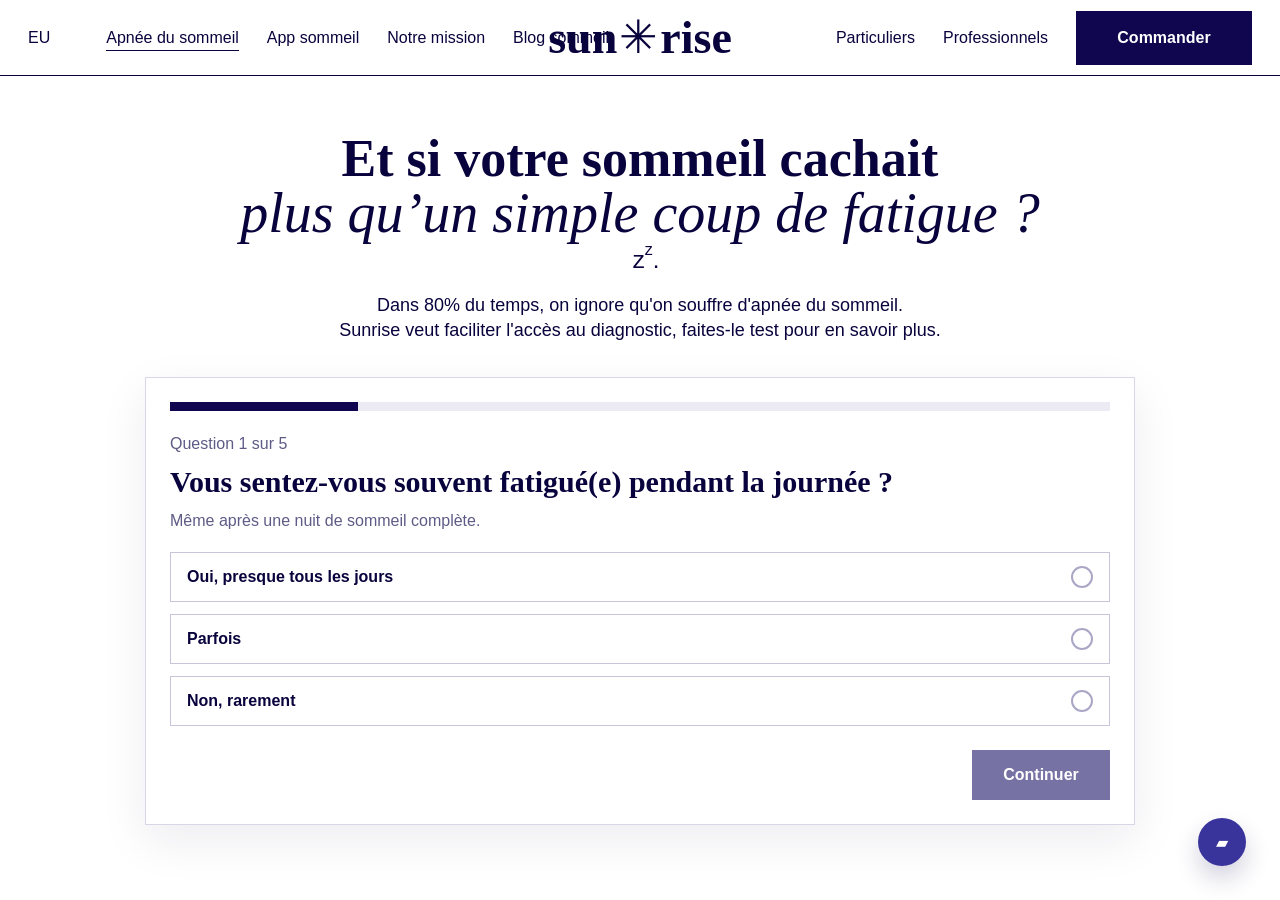
<file: index.html>
<!doctype html>
<html lang="fr">
  <head>
    <meta charset="UTF-8" />
    <meta name="viewport" content="width=device-width, initial-scale=1.0" />
    <title>Sunrise | Apnée du sommeil</title>
    <link rel="icon" href="./assets/favicon.ico" sizes="any" />
    <meta http-equiv="refresh" content="0; url=./website/apnee-du-sommeil.html" />
  </head>
  <body>
    <a href="./website/apnee-du-sommeil.html">Ouvrir la page Apnée du sommeil</a>
  </body>
</html>
</file>
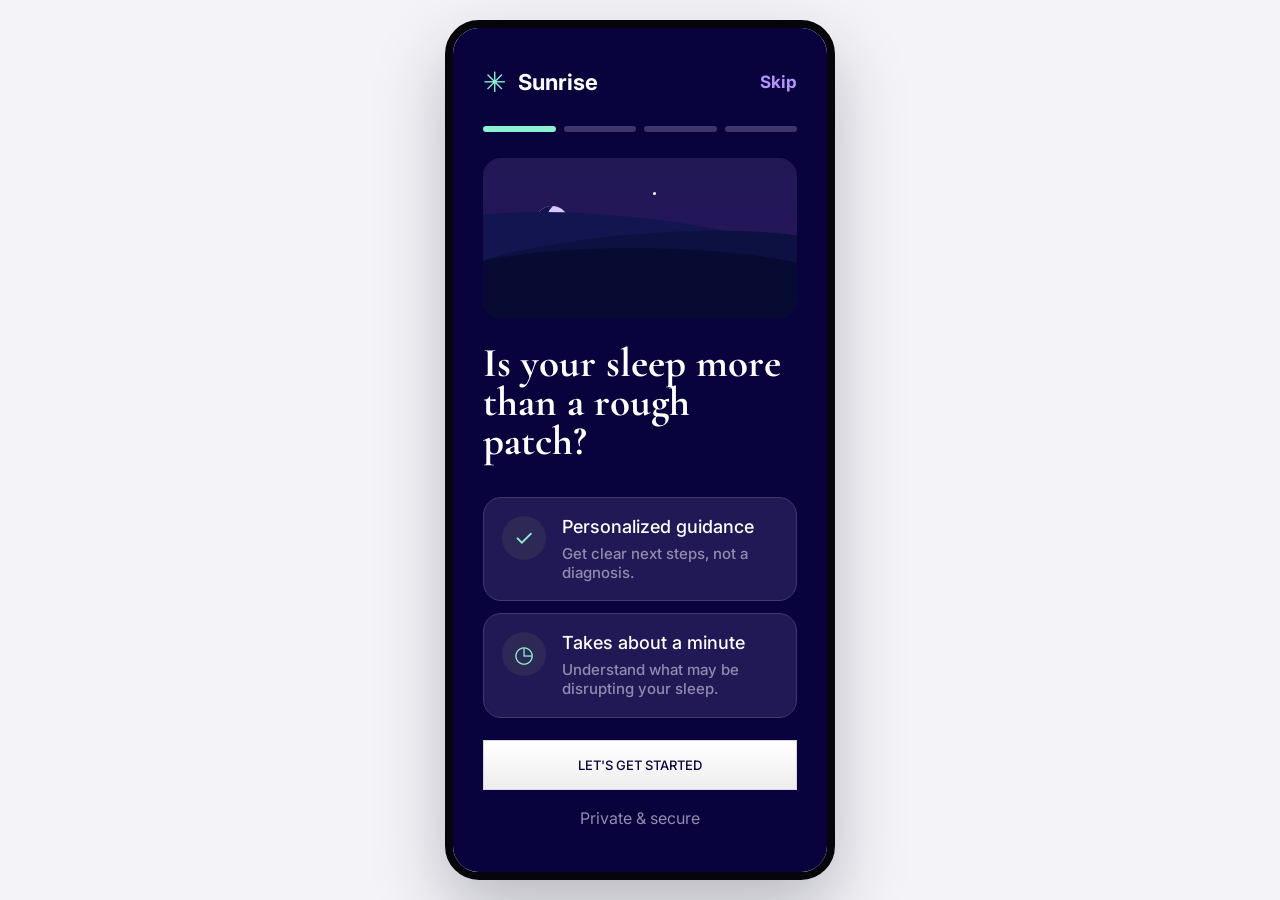
<file: app/index.html>
<!doctype html>
<html lang="fr">
    <head>
        <meta charset="UTF-8" />
        <meta name="viewport" content="width=device-width, initial-scale=1.0" />
        <title>Sunrise | App concept</title>
        <link rel="icon" href="/assets/favicon.ico" sizes="any" />
        <link rel="stylesheet" href="/app/styles-521a29e.css" />
    </head>
    <body>
        <main class="app-shell" aria-label="Sunrise app prototype">
            <section class="phone">
                <section
                    class="screen intro-screen"
                    aria-labelledby="intro-title"
                    id="intro"
                >
                    <header class="app-topbar">
                        <div class="brand-lockup">
                            <span class="app-icon" aria-hidden="true"
                                >&#10035;</span
                            >
                            <strong>Sunrise</strong>
                        </div>
                        <a href="../website/apnee-du-sommeil.html">Skip</a>
                    </header>

                    <div class="progress-row" aria-hidden="true">
                        <span class="is-active"></span>
                        <span></span>
                        <span></span>
                        <span></span>
                    </div>

                    <div class="sleep-scene" aria-hidden="true">
                        <span class="moon"></span>
                        <span class="star star-one"></span>
                        <span class="star star-two"></span>
                        <span class="star star-three"></span>
                        <span class="sunrise"></span>
                        <span class="ridge ridge-back"></span>
                        <span class="ridge ridge-mid"></span>
                        <span class="ridge ridge-front"></span>
                    </div>

                    <section class="intro-copy">
                        <h1 id="intro-title">
                            Is your sleep more than a <em>rough patch?</em>
                        </h1>
                        <article class="value-card">
                            <span
                                class="card-icon shield-icon"
                                aria-hidden="true"
                            ></span>
                            <div>
                                <strong>Personalized guidance</strong>
                                <p>Get clear next steps, not a diagnosis.</p>
                            </div>
                        </article>
                        <article class="value-card">
                            <span
                                class="card-icon clock-icon"
                                aria-hidden="true"
                            ></span>
                            <div>
                                <strong>Takes about a minute</strong>
                                <p>
                                    Understand what may be disrupting your
                                    sleep.
                                </p>
                            </div>
                        </article>
                        <footer class="intro-footer">
                            <a class="primary-action" href="#questionnaire"
                                >Let's get started</a
                            >
                            <p class="secure-note">Private & secure</p>
                        </footer>
                    </section>
                </section>

                <section
                    class="screen questionnaire-screen"
                    id="questionnaire"
                    aria-labelledby="questionnaire-title"
                >
                    <header class="app-topbar">
                        <div class="brand-lockup">
                            <span class="app-icon" aria-hidden="true"
                                >&#10035;</span
                            >
                            <strong>Sunrise</strong>
                        </div>
                        <a href="#intro">Back</a>
                    </header>

                    <div class="progress-row" aria-hidden="true">
                        <span></span>
                        <span class="is-active"></span>
                        <span></span>
                        <span></span>
                    </div>

                    <section class="questionnaire-copy">
                        <p class="screen-kicker">Sleep check-in</p>
                        <h2 id="questionnaire-title">What brought you here?</h2>
                    </section>

                    <form class="questionnaire-card">
                        <fieldset>
                            <label>
                                <input type="radio" name="concern" checked />
                                Loud snoring or pauses in breathing
                            </label>
                            <label>
                                <input type="radio" name="concern" />
                                Waking tired after a full night
                            </label>
                            <label>
                                <input type="radio" name="concern" />
                                Trouble focusing during the day
                            </label>
                        </fieldset>

                        <label class="select-field">
                            How often does it happen?
                            <select name="frequency">
                                <option>Most nights</option>
                                <option>A few nights a week</option>
                                <option>Occasionally</option>
                            </select>
                        </label>

                        <label class="range-field">
                            Morning energy
                            <input
                                type="range"
                                min="1"
                                max="5"
                                value="2"
                                name="energy"
                            />
                        </label>
                        <footer class="intro-footer">
                            <a class="primary-action" href="#story"
                                >See my path</a
                            >
                        </footer>
                    </form>

                    <section
                        class="screen story-screen"
                        id="story"
                        aria-labelledby="story-title"
                    >
                        <header class="app-topbar">
                            <div class="brand-lockup">
                                <span class="app-icon" aria-hidden="true"
                                    >&#10035;</span
                                >
                                <strong>Sunrise</strong>
                            </div>
                            <a href="#questionnaire">Back</a>
                        </header>

                        <div class="progress-row" aria-hidden="true">
                            <span></span>
                            <span></span>
                            <span class="is-active"></span>
                            <span></span>
                        </div>

                        <section class="story-panel emotional-panel">
                            <div class="story-copy">
                                <h3>Sleep shapes how you live.</h3>
                                <p>
                                    Better sleep is not only about nights. It
                                    can change your energy, focus, patience, and
                                    how present you feel during the day.
                                </p>
                            </div>
                        </section>
                        <section class="story-panel aha-panel">
                            <div class="story-copy">
                                <h3>
                                    One clear signal can unlock the next step.
                                </h3>
                                <p>
                                    Sunrise can help connect what happens during
                                    sleep with what you feel during the day, so
                                    coaching or a home test feels like a logical
                                    next move instead of a leap.
                                </p>
                            </div>
                            <div
                                class="story-figure path-figure"
                                aria-hidden="true"
                            >
                                <span class="path-node node-one"></span>
                                <span class="path-node node-two"></span>
                                <span class="path-node node-three"></span>
                                <span class="path-node node-four"></span>
                            </div>
                        </section>
                        <footer class="intro-footer">
                            <a class="primary-action" href="#paywall"
                                >Let's do something about it</a
                            >
                        </footer>
                    </section>

                    <section
                        class="screen paywall-screen menu-preview"
                        id="paywall"
                        aria-label="Sunrise app menu preview"
                    >
                        <header class="app-topbar">
                            <div class="brand-lockup">
                                <span class="app-icon" aria-hidden="true"
                                    >&#10035;</span
                                >
                                <strong>Sunrise</strong>
                            </div>
                            <a href="#intro-title">Back</a>
                        </header>

                        <div class="progress-row" aria-hidden="true">
                            <span></span>
                            <span></span>
                            <span></span>
                            <span class="is-active"></span>
                        </div>
                        <article class="menu-panel education-panel">
                            <div>
                                <span class="menu-label">Free</span>
                                <h3>Education</h3>
                                <p>
                                    Short lessons on sleep apnea signs, risk
                                    factors, and what to ask a clinician.
                                </p>
                            </div>
                            <ul>
                                <li>Sleep apnea basics</li>
                                <li>Checklist for your next appointment</li>
                                <li>Partner conversation guide</li>
                            </ul>
                        </article>

                        <article class="menu-panel coaching-panel">
                            <div>
                                <span class="menu-label">EUR 2.99/month</span>
                                <h3>Coaching</h3>
                                <p>
                                    Gentle nudges, habit tracking, and weekly
                                    support while you prepare next steps.
                                </p>
                            </div>
                            <ul>
                                <li>Weekly sleep plan</li>
                                <li>Symptom tracking</li>
                                <li>Coach check-ins</li>
                            </ul>
                        </article>

                        <article class="menu-panel kit-panel">
                            <div>
                                <span class="menu-label">Test kit</span>
                                <h3>At-home test</h3>
                                <p>
                                    Order a Sunrise test kit when questionnaire
                                    answers point to stronger screening needs.
                                </p>
                            </div>
                            <a href="../website/commander.html">Buy kit</a>
                        </article>
                    </section>
                </section>
            </section>
        </main>
    </body>
</html>
</file>
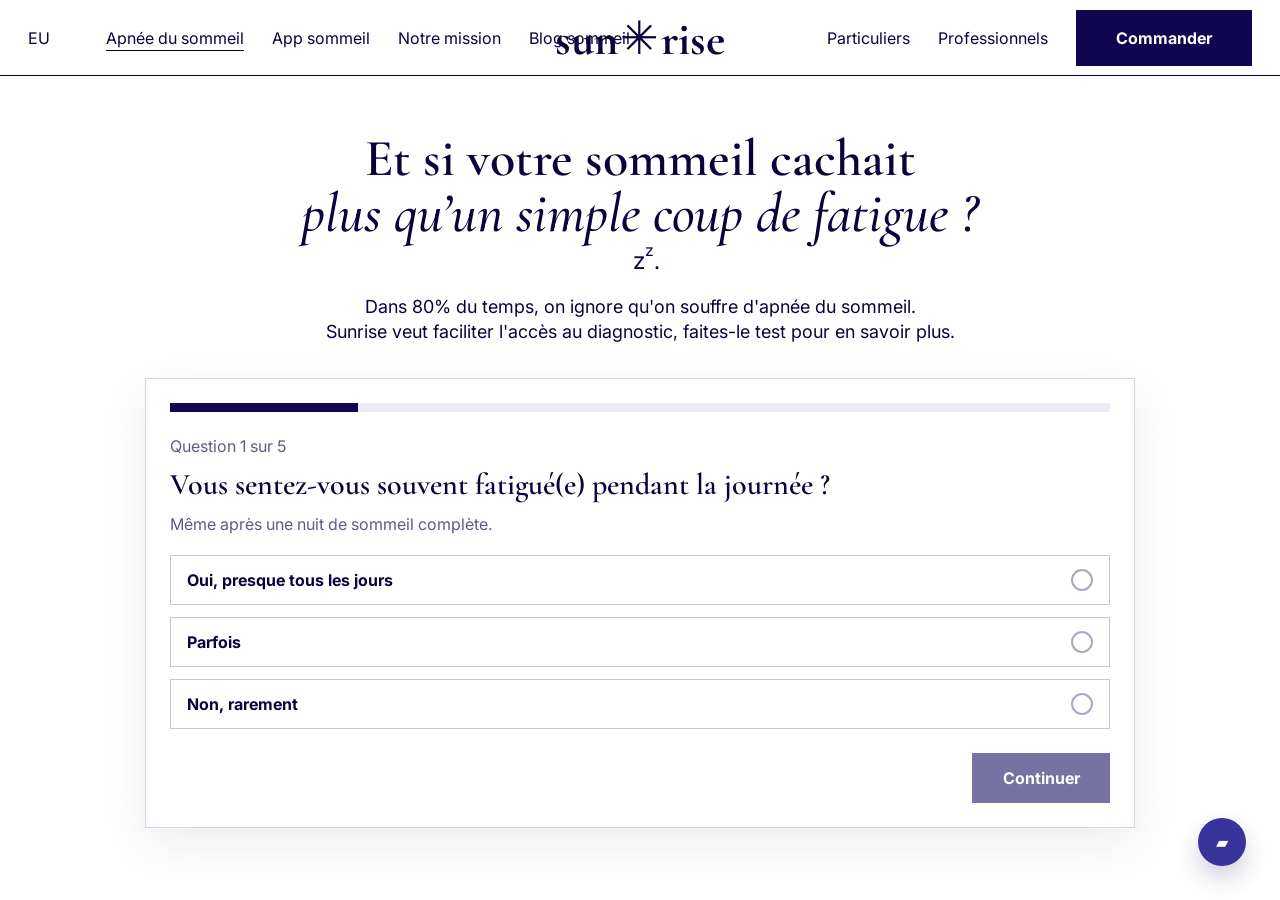
<file: website/apnee-du-sommeil.html>
<!doctype html>
<html lang="fr">
    <head>
        <meta charset="UTF-8" />
        <meta name="viewport" content="width=device-width, initial-scale=1.0" />
        <title>Sunrise | Apnée du sommeil</title>
        <link rel="icon" href="../assets/favicon.ico" sizes="any" />
        <link rel="stylesheet" href="./styles-2208b4e.css" />
    </head>
    <body>
        <header class="masthead">
            <nav class="masthead-left" aria-label="Navigation principale">
                <a class="locale-link" href="#">EU</a>
                <span class="nav-separator" aria-hidden="true"></span>
                <a class="nav-link is-active" href="./apnee-du-sommeil.html"
                    >Apnée du sommeil</a
                >
                <a class="nav-link" href="../app/index.html">App sommeil</a>
                <a class="nav-link" href="#">Notre mission</a>
                <a class="nav-link" href="./blog.html">Blog sommeil</a>
            </nav>

            <a
                class="wordmark"
                href="./apnee-du-sommeil.html"
                aria-label="Sunrise"
                >sun<span>✳</span>rise</a
            >

            <nav class="masthead-right" aria-label="Navigation secondaire">
                <a class="nav-link" href="#">Particuliers</a>
                <a class="nav-link" href="#">Professionnels</a>
                <a class="order-button" href="./commander.html">Commander</a>
            </nav>
        </header>

        <main class="sleep-page">
            <video
                class="sleep-hero-video"
                autoplay
                muted
                loop
                playsinline
                aria-hidden="true"
            >
                <source
                    src="../assets/header_page_apnea.mp4"
                    type="video/mp4"
                />
            </video>
            <section class="quiz-hero" aria-labelledby="hero-title">
                <h1 id="hero-title">
                    <span>Et si votre sommeil cachait</span>
                    <em>plus qu’un simple coup de fatigue ?</em>
                    <span class="sleep-mark">z<sup>z</sup>.</span>
                </h1>
                <p class="hero-subtitle">
                    Dans 80% du temps, on ignore qu'on souffre d'apnée du
                    sommeil.<br />
                    Sunrise veut faciliter l'accès au diagnostic, faites-le test
                    pour en savoir plus.
                </p>

                <section
                    class="quiz-card"
                    aria-label="Test rapide apnee du sommeil"
                >
                    <div class="progress-track" aria-hidden="true">
                        <div id="progress-fill" class="progress-fill"></div>
                    </div>

                    <p id="progress-label" class="question-count">
                        Question 1 sur 5
                    </p>
                    <div id="question-root"></div>

                    <footer class="quiz-card-footer">
                        <p></p>
                        <div class="quiz-actions">
                            <button
                                id="back-button"
                                class="back-link"
                                type="button"
                            >
                                Retour
                            </button>
                            <button
                                id="continue-button"
                                class="continue-button"
                                type="button"
                                disabled
                            >
                                Continuer
                            </button>
                        </div>
                    </footer>
                </section>
            </section>
        </main>

        <button class="chat-button" type="button" aria-label="Ouvrir le chat">
            ▰
        </button>

        <script src="./quiz.js"></script>
        <script src="./masthead.js"></script>
    </body>
</html>
</file>
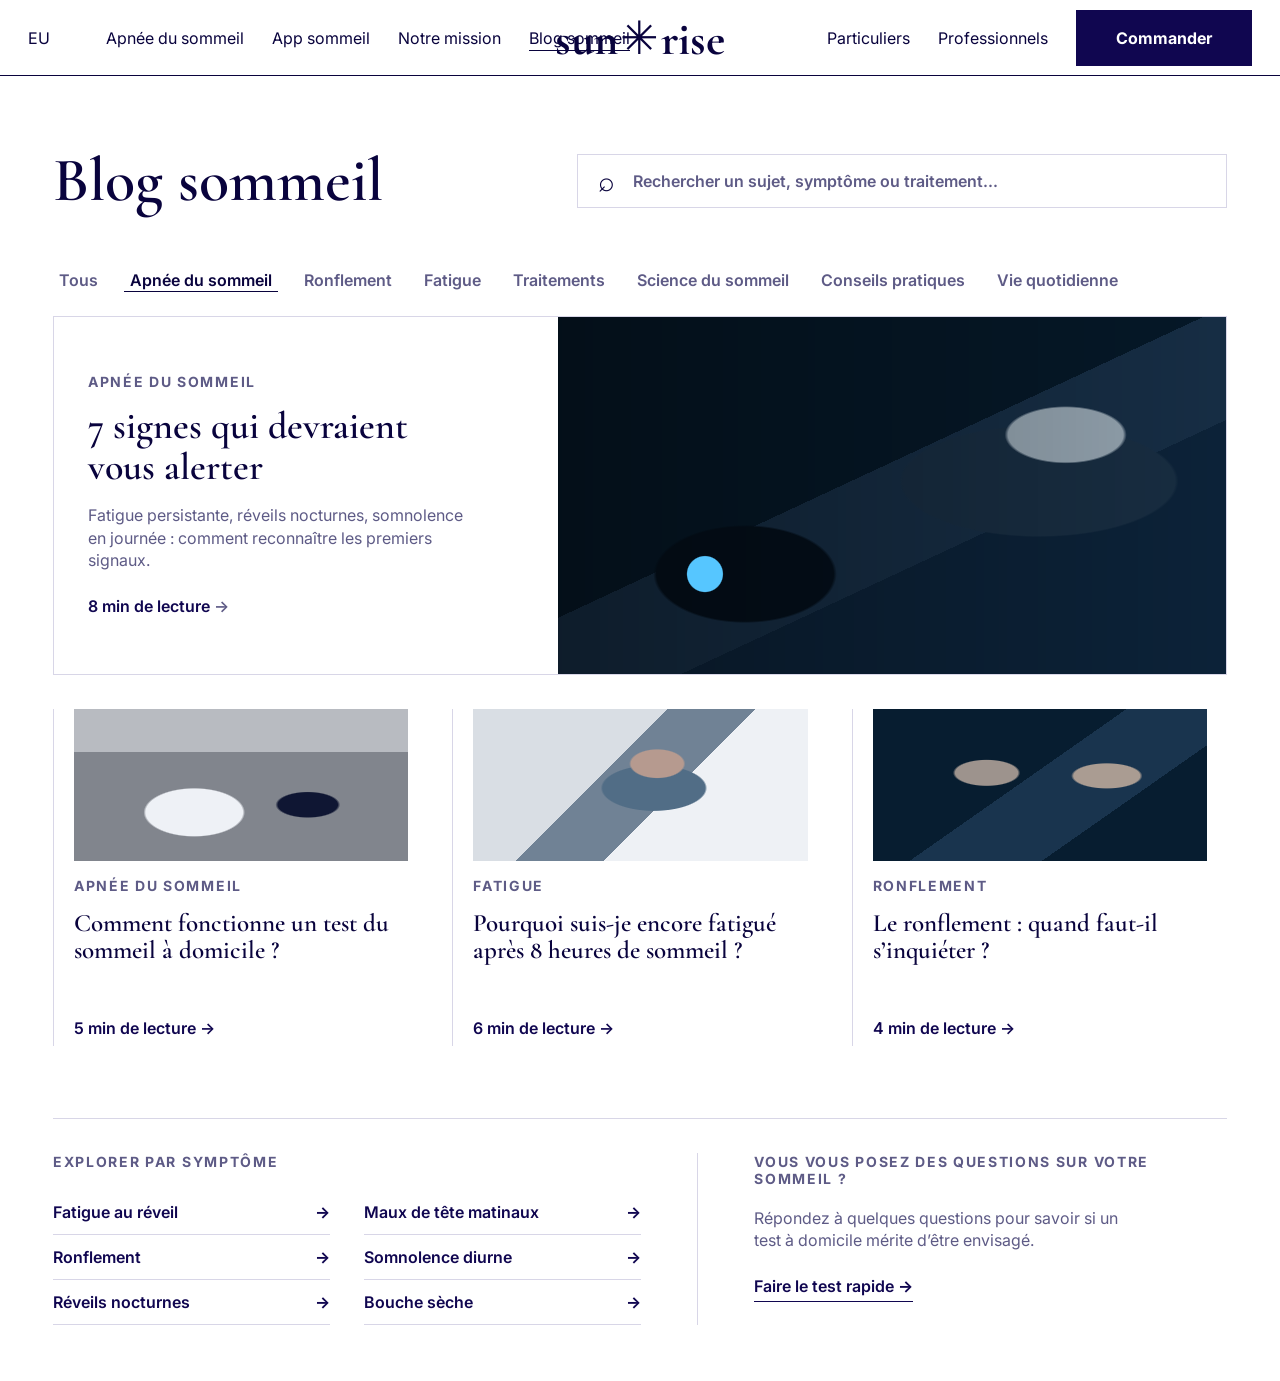
<file: website/blog.html>
<!doctype html>
<html lang="fr">
    <head>
        <meta charset="UTF-8" />
        <meta name="viewport" content="width=device-width, initial-scale=1.0" />
        <title>Sunrise | Blog sommeil</title>
        <link rel="icon" href="../assets/favicon.ico" sizes="any" />
        <link rel="stylesheet" href="./styles-2208b4e.css" />
    </head>
    <body>
        <header class="masthead">
            <nav class="masthead-left" aria-label="Navigation principale">
                <a class="locale-link" href="#">EU</a>
                <span class="nav-separator" aria-hidden="true"></span>
                <a class="nav-link" href="./apnee-du-sommeil.html"
                    >Apnée du sommeil</a
                >
                <a class="nav-link" href="../app/index.html">App sommeil</a>
                <a class="nav-link" href="#">Notre mission</a>
                <a class="nav-link is-active" href="./blog.html"
                    >Blog sommeil</a
                >
            </nav>

            <a
                class="wordmark"
                href="./apnee-du-sommeil.html"
                aria-label="Sunrise"
                >sun<span>✳</span>rise</a
            >

            <nav class="masthead-right" aria-label="Navigation secondaire">
                <a class="nav-link" href="#">Particuliers</a>
                <a class="nav-link" href="#">Professionnels</a>
                <a class="order-button" href="./commander.html">Commander</a>
            </nav>
        </header>

        <main class="blog-page blog-mock">
            <section class="blog-toolbar" aria-labelledby="blog-title">
                <h1 id="blog-title">Blog sommeil</h1>
                <label class="blog-search">
                    <span aria-hidden="true">⌕</span>
                    <input
                        type="search"
                        placeholder="Rechercher un sujet, symptôme ou traitement..."
                    />
                </label>
            </section>

            <nav class="topic-tabs" aria-label="Catégories du blog">
                <button type="button">Tous</button>
                <button class="is-active" type="button">
                    Apnée du sommeil
                </button>
                <button type="button">Ronflement</button>
                <button type="button">Fatigue</button>
                <button type="button">Traitements</button>
                <button type="button">Science du sommeil</button>
                <button type="button">Conseils pratiques</button>
                <button type="button">Vie quotidienne</button>
            </nav>

            <section class="featured-blog-card" aria-label="Article principal">
                <div class="featured-blog-copy">
                    <p>Apnée du sommeil</p>
                    <h2>7 signes qui devraient vous alerter</h2>
                    <span
                        >Fatigue persistante, réveils nocturnes, somnolence en
                        journée : comment reconnaître les premiers
                        signaux.</span
                    >
                    <strong
                        >8 min de lecture
                        <span aria-hidden="true">→</span></strong
                    >
                </div>
                <div
                    class="featured-blog-image sleep-clock-image"
                    aria-hidden="true"
                ></div>
            </section>

            <section class="blog-card-grid" aria-label="Articles récents">
                <article class="blog-preview-card">
                    <div
                        class="article-image kit-image"
                        aria-hidden="true"
                    ></div>
                    <p>Apnée du sommeil</p>
                    <h2>Comment fonctionne un test du sommeil à domicile ?</h2>
                    <strong
                        >5 min de lecture
                        <span aria-hidden="true">→</span></strong
                    >
                </article>
                <article class="blog-preview-card">
                    <div
                        class="article-image tired-image"
                        aria-hidden="true"
                    ></div>
                    <p>Fatigue</p>
                    <h2>
                        Pourquoi suis-je encore fatigué après 8 heures de
                        sommeil ?
                    </h2>
                    <strong
                        >6 min de lecture
                        <span aria-hidden="true">→</span></strong
                    >
                </article>
                <article class="blog-preview-card">
                    <div
                        class="article-image snore-image"
                        aria-hidden="true"
                    ></div>
                    <p>Ronflement</p>
                    <h2>Le ronflement : quand faut-il s’inquiéter ?</h2>
                    <strong
                        >4 min de lecture
                        <span aria-hidden="true">→</span></strong
                    >
                </article>
            </section>

            <section class="blog-bottom-panel">
                <div class="symptom-panel">
                    <p>Explorer par symptôme</p>
                    <div class="symptom-grid">
                        <span>Fatigue au réveil <strong>→</strong></span>
                        <span>Maux de tête matinaux <strong>→</strong></span>
                        <span>Ronflement <strong>→</strong></span>
                        <span>Somnolence diurne <strong>→</strong></span>
                        <span>Réveils nocturnes <strong>→</strong></span>
                        <span>Bouche sèche <strong>→</strong></span>
                    </div>
                </div>

                <aside class="blog-test-panel">
                    <p>Vous vous posez des questions sur votre sommeil ?</p>
                    <span
                        >Répondez à quelques questions pour savoir si un test à
                        domicile mérite d’être envisagé.</span
                    >
                    <a href="./apnee-du-sommeil.html"
                        >Faire le test rapide <strong>→</strong></a
                    >
                </aside>
            </section>
        </main>
        <script src="./masthead.js"></script>
    </body>
</html>
</file>
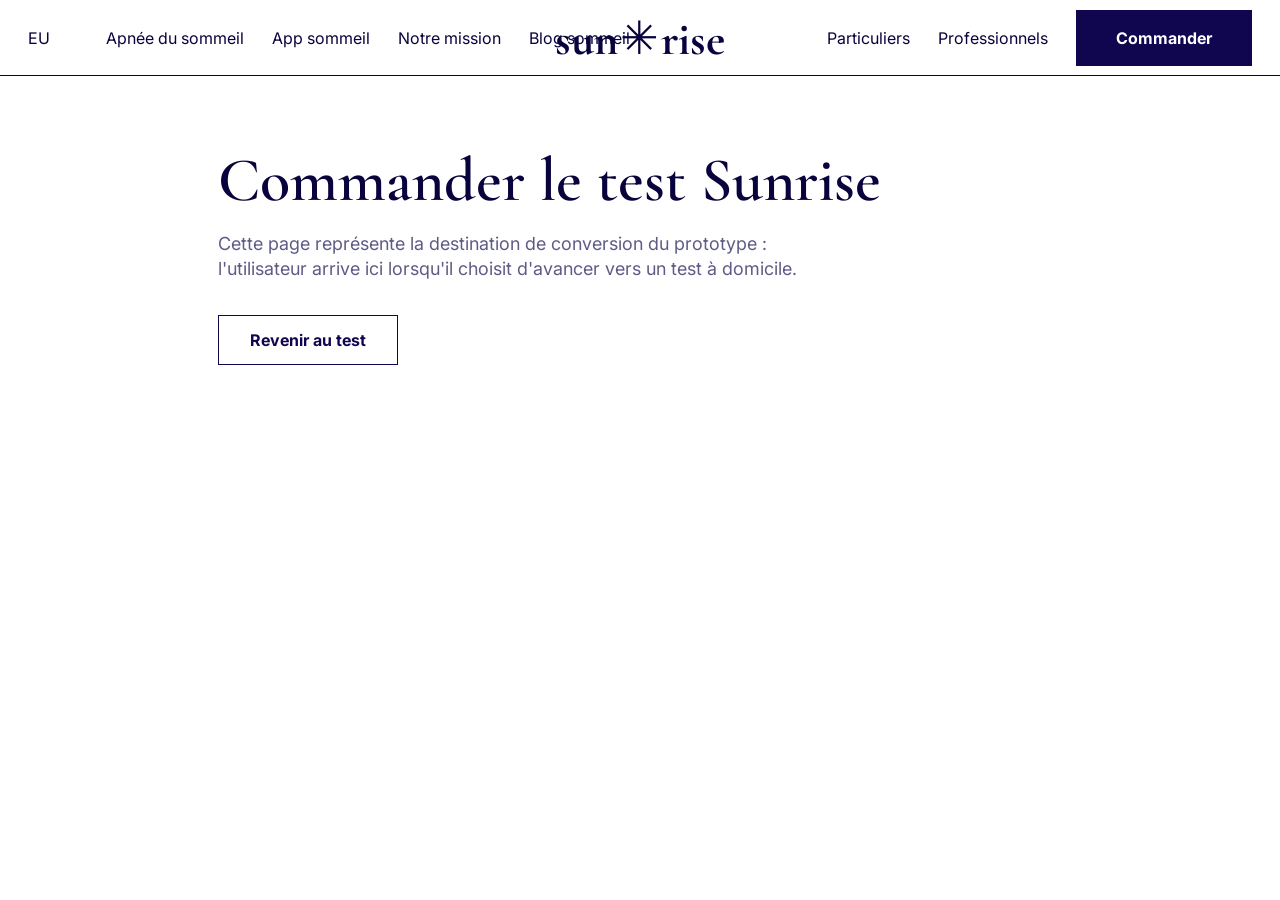
<file: website/commander.html>
<!doctype html>
<html lang="fr">
  <head>
    <meta charset="UTF-8" />
    <meta name="viewport" content="width=device-width, initial-scale=1.0" />
    <title>Sunrise | Commander</title>
    <link rel="icon" href="../assets/favicon.ico" sizes="any" />
    <link rel="stylesheet" href="./styles-2208b4e.css" />
  </head>
  <body>
    <header class="masthead">
      <nav class="masthead-left" aria-label="Navigation principale">
        <a class="locale-link" href="#">EU</a>
        <span class="nav-separator" aria-hidden="true"></span>
        <a class="nav-link" href="./apnee-du-sommeil.html">Apnée du sommeil</a>
        <a class="nav-link" href="../app/index.html">App sommeil</a>
        <a class="nav-link" href="#">Notre mission</a>
        <a class="nav-link" href="./blog.html">Blog sommeil</a>
      </nav>

      <a class="wordmark" href="./apnee-du-sommeil.html" aria-label="Sunrise">sun<span>✳</span>rise</a>

      <nav class="masthead-right" aria-label="Navigation secondaire">
        <a class="nav-link" href="#">Particuliers</a>
        <a class="nav-link" href="#">Professionnels</a>
        <a class="order-button" href="./commander.html">Commander</a>
      </nav>
    </header>

    <main class="order-page">
      <section class="order-intro">
        <h1>Commander le test Sunrise</h1>
        <p>
          Cette page représente la destination de conversion du prototype : l'utilisateur arrive ici lorsqu'il choisit
          d'avancer vers un test à domicile.
        </p>
        <a class="result-button" href="./apnee-du-sommeil.html">Revenir au test</a>
      </section>
    </main>
    <script src="./masthead.js"></script>
  </body>
</html>
</file>
<file: app/styles-521a29e.css>
@import url("https://fonts.googleapis.com/css2?family=Cormorant+Garamond:ital,wght@0,600;0,700;1,500;1,600&family=Inter:wght@400;500;600;700&display=swap");

:root {
    --color-app-bg: #09033d;
    --color-app-panel: #1a124f;
    --color-app-panel-soft: #211856;
    --color-app-line: #40396e;
    --color-app-text: #ffffff;
    --color-app-muted: #918bad;
    --color-app-accent: #8df0d0;
    --color-app-link: #b594ff;
    --font-body: Inter, sans-serif;
    --font-display: "Cormorant Garamond", serif;

    --space-1: 5px;
    --space-2: 8px;
    --space-3: 12px;
    --space-4: 16px;
    --space-5: 20px;
    --space-6: 24px;
    --space-7: 28px;
    --space-8: 34px;
    --space-9: 42px;
    --space-10: 56px;
    --space-11: 72px;
}

* {
    box-sizing: border-box;
}

body {
    margin: 0;
    min-width: 320px;
    min-height: 100vh;
    display: grid;
    place-items: center;
    background: #f4f4f8;
    color: var(--color-app-text);
    font-family: var(--font-body);
}

.phone {
    width: min(390px, calc(100vw - 32px));
    height: min(860px, calc(100vh - 32px));
    overflow-y: auto;
    scroll-behavior: smooth;
    scrollbar-width: none;
    padding: 22px;
    border-radius: 34px;
    border: 8px solid #05050b;
    background: var(--color-app-bg);
    box-shadow: 0 30px 70px rgba(10, 9, 32, 0.25);
}

.phone::-webkit-scrollbar {
    display: none;
}

.screen {
    min-height: calc(100% - 4px);
    padding: 18px 8px 26px;
    display: flex;
    flex-direction: column;
}

.screen + .screen {
    margin-top: 32px;
    border-top: 1px solid var(--color-app-line);
}

.app-topbar,
.brand-lockup {
    display: flex;
    align-items: center;
    justify-content: space-between;
}

.brand-lockup {
    justify-content: flex-start;
    gap: 12px;
    font-size: 22px;
}

.brand-lockup strong {
    font-weight: 700;
}

.app-topbar a {
    color: var(--color-app-link);
    font-size: 17px;
    font-weight: 700;
    text-decoration: none;
}

.app-icon {
    color: var(--color-app-accent);
    font-size: 28px;
    font-weight: 400;
    line-height: 1;
}

.progress-row {
    margin: 30px 0 26px;
    display: grid;
    grid-template-columns: repeat(4, 1fr);
    gap: 8px;
}

.progress-row span {
    height: 6px;
    border-radius: 999px;
    background: #3d356c;
}

.progress-row .is-active {
    background: var(--color-app-accent);
}

.sleep-scene {
    position: relative;
    height: 160px;
    overflow: hidden;
    border-radius: 18px;
    background:
        radial-gradient(circle at 74% 74%, #ffdb84 0 9%, transparent 10%),
        radial-gradient(
            circle at 72% 78%,
            rgba(255, 92, 113, 0.55),
            transparent 22%
        ),
        linear-gradient(180deg, #211856 0%, #25155a 62%, #09033d 100%);
}

.moon {
    position: absolute;
    top: 48px;
    left: 52px;
    width: 34px;
    height: 34px;
    border-radius: 50%;
    background: #d8c8ff;
    box-shadow: 12px -4px 0 #12124f inset;
}

.star {
    position: absolute;
    width: 3px;
    height: 3px;
    border-radius: 50%;
    background: #fff;
}

.star-one {
    top: 34px;
    left: 170px;
}

.star-two {
    top: 82px;
    right: 58px;
}

.star-three {
    top: 104px;
    left: 220px;
}

.ridge {
    position: absolute;
    right: -40px;
    bottom: 0;
    left: -40px;
    height: 70px;
    border-radius: 48% 52% 0 0;
}

.ridge-back {
    bottom: 30px;
    background: #121550;
    transform: rotate(6deg);
}

.ridge-mid {
    bottom: 14px;
    background: #0c1141;
    transform: rotate(-5deg);
}

.ridge-front {
    background: #070b31;
}

.intro-copy {
    margin-top: 26px;
    position: relative;
    z-index: 1;
    flex: 1;
    display: flex;
    flex-direction: column;
}

.intro-copy h1 {
    margin: 0 0 24px;
    font-family: var(--font-display);
    font-size: 41px;
    font-weight: 700;
    line-height: 0.95;
    letter-spacing: 0;
}

.intro-copy h1 em {
    color: inherit;
    font-style: normal;
}

.value-card {
    margin-top: 12px;
    padding: 18px;
    border: 1px solid var(--color-app-line);
    border-radius: 18px;
    background: var(--color-app-panel-soft);
    display: grid;
    grid-template-columns: 48px 1fr;
    gap: 12px;
}

.card-icon {
    width: 44px;
    height: 44px;
    border-radius: 50%;
    background: #2d2855;
    display: grid;
    place-items: center;
}

.card-icon::before {
    color: var(--color-app-accent);
    font-size: 23px;
}

.shield-icon::before {
    content: "✓";
}

.clock-icon::before {
    content: "◷";
}

.value-card strong {
    display: block;
    color: var(--color-app-text);
    font-size: 18px;
    font-weight: 500;
    line-height: 1.22;
}

.value-card p {
    margin: 7px 0 0;
    color: var(--color-app-muted);
    font-size: 15px;
    font-weight: 500;
    line-height: 1.25;
}

.intro-footer {
    margin-top: auto;
    padding-top: 22px;
}

.primary-action {
    min-height: 50px;
    border: 1px solid #d8d6e7;
    border-radius: 0;
    background: linear-gradient(180deg, #ffffff, #eeeeee);
    color: var(--color-app-bg);
    display: flex;
    align-items: center;
    justify-content: center;
    font-size: 13px;
    font-weight: 500;
    text-transform: uppercase;
    text-decoration: none;
}

.secure-note {
    margin: 18px 0 0;
    color: var(--color-app-muted);
    text-align: center;
}

.questionnaire-screen,
.story-screen,
.paywall-screen {
    padding-top: 26px;
}

.questionnaire-copy {
    margin-bottom: 18px;
}

.screen-kicker {
    margin: 0 0 10px;
    color: var(--color-app-accent);
    font-size: 12px;
    font-weight: 700;
    letter-spacing: 0.08em;
    text-transform: uppercase;
}

.questionnaire-copy h3 {
    margin: 0;
    font-family: var(--font-display);
    font-size: 22px;
    font-weight: 700;
    line-height: 0.98;
    letter-spacing: 0;
}

.questionnaire-copy p:not(.screen-kicker) {
    margin: 14px 0 0;
    color: var(--color-app-muted);
    font-size: 15px;
    font-weight: 500;
    line-height: 1.42;
}

.questionnaire-card fieldset {
    margin: 0;
    padding: 0;
    border: 0;
}

.questionnaire-card legend,
.select-field,
.range-field {
    color: var(--color-app-text);
    font-size: 15px;
    font-weight: 700;
    line-height: 1.3;
}

.questionnaire-card label {
    cursor: pointer;
}

.questionnaire-card fieldset label {
    margin-top: 12px;
    padding: 12px;
    border: 1px solid #393163;
    border-radius: 14px;
    background: #171047;
    color: #d8d4ea;
    display: grid;
    grid-template-columns: 18px 1fr;
    gap: 10px;
    align-items: start;
    font-size: 14px;
    font-weight: 600;
    line-height: 1.32;
}

.questionnaire-card input[type="radio"] {
    width: 16px;
    height: 16px;
    margin: 1px 0 0;
    accent-color: var(--color-app-accent);
}

.select-field,
.range-field {
    margin-top: 36px;
    display: grid;
    gap: 9px;
}

.range-field {
    margin-bottom: 144px;
}

.select-field select {
    width: 100%;
    min-height: 44px;
    padding: 0 12px;
    border: 1px solid #4a417a;
    border-radius: 12px;
    background: #0f0a3b;
    color: var(--color-app-text);
    font: inherit;
}

.range-field input {
    width: 100%;
    accent-color: var(--color-app-accent);
}

.questionnaire-card .primary-action {
    width: 100%;
    margin-top: 18px;
}

.story-copy h3 {
    font-size: 42px;
}

.story-copy p {
    font-size: 16px;
}

.story-figure {
    min-height: 240px;
}

.story-panel .aha-panel {
    overflow: hidden;
    border: 1px solid var(--color-line);
    color: var(--color-paper);
}

.aha-panel {
    margin-top: var(--space-8);
}

.story-copy {
    display: grid;
    align-content: start;
    gap: var(--space-2);
}

.story-copy h3 {
    margin: 0;
    font-family: var(--font-display);
    font-size: 36px;
    font-weight: 600;
    line-height: 0.96;
}

.story-copy p {
    margin: 0;
    max-width: 460px;
    color: rgba(255, 255, 255, 0.68);
    font-size: 16px;
    line-height: 1.32;
}

.story-figure {
    position: relative;
    height: 20%;
}

.head-figure {
    align-self: end;
    background: linear-gradient(180deg, transparent 0 78%, #0d8e55 78% 100%);
}

.head-figure::before {
    content: "";
    position: absolute;
    right: 26px;
    bottom: 22px;
    width: 80px;
    height: 80px;
    border-radius: 58% 46% 42% 52%;
    background: #0ba867;
}

.head-figure::after {
    content: "";
    position: absolute;
    right: 86px;
    bottom: 92px;
    width: 142px;
    height: 142px;
    border-radius: 50%;
    background:
        radial-gradient(
            circle at 22% 32%,
            transparent 0 16px,
            #d8841d 17px 18px,
            transparent 19px
        ),
        radial-gradient(
            circle at 70% 44%,
            transparent 0 14px,
            #d8841d 15px 16px,
            transparent 17px
        ),
        radial-gradient(
            circle at 48% 66%,
            transparent 0 18px,
            #d8841d 19px 20px,
            transparent 21px
        ),
        #ffbf1e;
}

.figure-neck {
    position: absolute;
    right: 112px;
    bottom: 0;
    width: 20px;
    height: 105px;
    background: repeating-linear-gradient(
        180deg,
        #f1c8d2 0 10px,
        #cc5867 10px 18px
    );
    box-shadow: 0 0 0 4px #ffffff inset;
}

.figure-brain {
    position: absolute;
    right: 118px;
    bottom: 138px;
    width: 96px;
    height: 96px;
    border-radius: 50%;
    background:
        radial-gradient(
            circle at 34% 35%,
            transparent 0 12px,
            #d8841d 13px 14px,
            transparent 15px
        ),
        radial-gradient(
            circle at 66% 58%,
            transparent 0 14px,
            #d8841d 15px 16px,
            transparent 17px
        ),
        #ffbf1e;
    opacity: 0.9;
}

.figure-airway {
    position: absolute;
    right: 66px;
    bottom: 62px;
    width: 118px;
    height: 88px;
    border-radius: 55% 40% 48% 62%;
    border: 14px solid #ff4d5a;
    border-left-width: 0;
    border-top-width: 18px;
}

.path-figure {
    background:
        radial-gradient(circle at 18% 78%, #d94c47 0 44px, transparent 45px),
        radial-gradient(circle at 40% 68%, #19a768 0 32px, transparent 33px),
        radial-gradient(circle at 60% 84%, #f2bad6 0 46px, transparent 47px),
        radial-gradient(circle at 82% 74%, #4e53aa 0 40px, transparent 41px),
        linear-gradient(
            180deg,
            transparent 0 44%,
            rgba(255, 255, 255, 0.06) 44% 100%
        );
}

.path-node {
    position: absolute;
    width: 92px;
    height: 64px;
    border-radius: 46% 54% 48% 52%;
}

.node-one {
    top: 54px;
    left: 34px;
    background: #ff5a5b;
}

.node-two {
    top: 76px;
    left: 116px;
    background: #0ca565;
}

.node-three {
    top: 128px;
    left: 68px;
    background: #9dd5ff;
}

.node-four {
    top: 156px;
    left: 160px;
    background: #f4c0db;
}

.menu-preview {
    margin-top: 18px;
    display: grid;
    gap: 12px;
}

.menu-panel {
    padding: 16px;
    border: 1px solid var(--color-app-line);
    border-radius: 18px;
    background: var(--color-app-panel);
}

.menu-panel h3 {
    margin: 7px 0 0;
    color: var(--color-app-text);
    font-size: 20px;
    font-weight: 700;
    line-height: 1.2;
}

.menu-panel p {
    margin: 8px 0 0;
    color: #bdb7d7;
    font-size: 14px;
    font-weight: 500;
    line-height: 1.36;
}

.menu-label {
    color: var(--color-app-accent);
    font-size: 12px;
    font-weight: 800;
    letter-spacing: 0.08em;
    text-transform: uppercase;
}

.menu-panel ul {
    margin: 14px 0 0;
    padding: 0;
    list-style: none;
    display: grid;
    gap: 8px;
}

.menu-panel li {
    padding-left: 18px;
    position: relative;
    color: #e8e4f6;
    font-size: 13px;
    font-weight: 600;
    line-height: 1.28;
}

.menu-panel li::before {
    position: absolute;
    left: 0;
    color: var(--color-app-accent);
    content: "*";
}

.coaching-panel {
    background:
        linear-gradient(135deg, rgba(141, 240, 208, 0.12), transparent 42%),
        var(--color-app-panel);
}

.kit-panel {
    display: grid;
    grid-template-columns: 1fr auto;
    gap: 14px;
    align-items: center;
}

.kit-panel a {
    min-width: 78px;
    min-height: 38px;
    border: 1px solid #d8d6e7;
    background: #ffffff;
    color: var(--color-app-bg);
    display: inline-flex;
    align-items: center;
    justify-content: center;
    font-size: 12px;
    font-weight: 700;
    text-decoration: none;
    text-transform: uppercase;
}
</file>
<file: website/styles-2208b4e.css>
@import url("https://fonts.googleapis.com/css2?family=Cormorant+Garamond:ital,wght@0,600;0,700;1,500;1,600&family=Inter:wght@400;500;600;700&display=swap");

:root {
    --color-ink: #09033d;
    --color-muted: #5e5b86;
    --color-line: #d8d6e7;
    --color-line-strong: #09033d;
    --color-paper: #ffffff;
    --color-control: #100650;
    --color-control-muted: #7772a4;
    --color-track: #ecebf3;
    --color-option-border: #c7c5da;
    --color-radio: #aaa7c6;
    --color-chat: #39339c;
    --color-focus-fill: rgba(16, 6, 80, 0.04);
    --color-photo-blue: #0e2a43;
    --color-photo-shadow: #031826;
    --color-photo-skin: #9fb0bd;
    --shadow-card: 0 16px 44px rgba(28, 25, 69, 0.08);

    --font-body: Inter, sans-serif;
    --font-display: "Cormorant Garamond", serif;
    --text-nav: 16px;
    --text-body: 16px;
    --text-small: 14px;
    --text-title: 52px;
    --text-title-em: 56px;
    --text-question: 30px;
    --text-blog-title: 62px;
    --text-blog-card-title: 30px;

    --line-title: 1.02;
    --line-copy: 1.4;
    --line-question: 1.1;

    --space-1: 5px;
    --space-2: 8px;
    --space-3: 12px;
    --space-4: 16px;
    --space-5: 20px;
    --space-6: 24px;
    --space-7: 28px;
    --space-8: 34px;
    --space-9: 42px;
    --space-10: 56px;
    --space-11: 72px;

    --radius-none: 0;
    --radius-radio: 50%;

    --masthead-height: 76px;
    --page-max: 990px;
    --button-min-width: 176px;
}

* {
    box-sizing: border-box;
}

body {
    margin: 0;
    min-width: 320px;
    color: var(--color-ink);
    background: var(--color-paper);
    font-family: var(--font-body);
}

a {
    color: inherit;
    text-decoration: none;
}

button {
    border-radius: var(--radius-none);
    font: inherit;
}

.masthead {
    position: sticky;
    top: 0;
    z-index: 20;
    min-height: var(--masthead-height);
    padding: 0 var(--space-7);
    border-bottom: 1px solid var(--color-line-strong);
    display: grid;
    grid-template-columns: minmax(420px, 1fr) auto minmax(420px, 1fr);
    align-items: center;
    gap: var(--space-6);
    background: rgba(255, 255, 255, 0.96);
}

.masthead-left,
.masthead-right {
    display: flex;
    align-items: center;
    gap: var(--space-7);
}

.masthead-right {
    justify-content: flex-end;
}

.locale-link,
.nav-link {
    position: relative;
    font-size: var(--text-nav);
    line-height: 1;
    white-space: nowrap;
}

.nav-link.is-active {
    border-bottom: 0;
}

.nav-link.is-active::after {
    content: "";
    position: absolute;
    right: 0;
    bottom: calc(var(--space-1) * -1);
    left: 0;
    border-bottom: 1px solid var(--color-ink);
}

.nav-separator {
    width: 1px;
    height: 34px;
    background: var(--color-ink);
    opacity: 0.7;
}

.wordmark {
    font-family: var(--font-display);
    font-size: 46px;
    font-weight: 700;
    line-height: 1;
}

.wordmark span {
    display: inline-block;
    margin: 0 2px;
    font-family: var(--font-body);
    font-weight: 400;
    transform-origin: center;
    will-change: transform;
}

.order-button {
    min-width: var(--button-min-width);
    padding: 18px var(--space-7);
    background: var(--color-control);
    color: var(--color-paper);
    font-weight: 700;
    text-align: center;
}

.sleep-page {
    position: relative;
    min-height: calc(100vh - var(--masthead-height));
    overflow: clip;
}

.sleep-hero-video {
    position: absolute;
    right: 0;
    bottom: 0;
    left: 0;
    z-index: 0;
    width: 100%;
    height: min(62vh, 620px);
    object-fit: cover;
    object-position: center bottom;
    pointer-events: none;
}

.quiz-hero {
    position: relative;
    z-index: 1;
    min-height: calc(100vh - var(--masthead-height));
    padding: var(--space-10) var(--space-7) var(--space-6);
    text-align: center;
}

.quiz-hero h1 {
    margin: 0;
    font-family: var(--font-display);
    font-size: var(--text-title);
    font-weight: 600;
    line-height: var(--line-title);
}

.quiz-hero h1 span,
.quiz-hero h1 em {
    display: block;
}

.quiz-hero h1 em {
    font-size: var(--text-title-em);
    font-weight: 500;
}

.sleep-mark {
    display: inline-block;
    margin-left: var(--space-3);
    font-family: var(--font-body);
    font-size: var(--space-6);
    font-weight: 400;
    vertical-align: 16px;
}

.sleep-mark sup {
    font-size: var(--space-4);
    vertical-align: 13px;
}

.hero-subtitle {
    margin: var(--space-5) auto var(--space-8);
    font-size: 18px;
    line-height: var(--line-copy);
}

.quiz-card {
    position: relative;
    z-index: 1;
    width: min(100%, var(--page-max));
    margin: 0 auto;
    padding: var(--space-6);
    border: 1px solid var(--color-line);
    border-radius: var(--radius-none);
    background: rgba(255, 255, 255, 0.95);
    box-shadow: var(--shadow-card);
    text-align: left;
}

.progress-track {
    height: 9px;
    overflow: hidden;
    border-radius: var(--radius-none);
    background: var(--color-track);
}

.progress-fill {
    width: 20%;
    height: 100%;
    border-radius: var(--radius-none);
    background: var(--color-control);
}

.quiz-card[data-progress="2"] .progress-fill {
    width: 40%;
}

.quiz-card[data-progress="3"] .progress-fill {
    width: 60%;
}

.quiz-card[data-progress="4"] .progress-fill {
    width: 80%;
}

.quiz-card[data-progress="5"] .progress-fill {
    width: 100%;
}

.question-count {
    margin: var(--space-6) 0 var(--space-3);
    color: var(--color-muted);
    font-size: var(--text-body);
}

#question-root h2 {
    margin: 0;
    font-family: var(--font-display);
    font-size: var(--text-question);
    font-weight: 600;
    line-height: var(--line-question);
}

.question-detail {
    margin: var(--space-3) 0 var(--space-5);
    color: var(--color-muted);
    font-size: var(--text-body);
    line-height: var(--line-copy);
}

.answer-list {
    display: grid;
    gap: var(--space-3);
}

.answer-option {
    min-height: 50px;
    padding: 0 var(--space-4);
    border: 1px solid var(--color-option-border);
    border-radius: var(--radius-none);
    background: transparent;
    color: var(--color-ink);
    display: flex;
    align-items: center;
    justify-content: space-between;
    font-weight: 700;
    cursor: pointer;
}

.answer-option.is-selected {
    border-color: var(--color-control);
    background: var(--color-focus-fill);
}

.radio-indicator {
    width: 22px;
    height: 22px;
    border: 2px solid var(--color-radio);
    border-radius: var(--radius-radio);
}

.answer-option.is-selected .radio-indicator {
    border: 7px solid var(--color-control);
}

.quiz-card-footer {
    margin-top: var(--space-6);
    display: flex;
    align-items: center;
    justify-content: space-between;
    gap: var(--space-6);
}

.quiz-card-footer p {
    margin: 0;
    color: var(--color-muted);
    font-size: var(--text-small);
}

.quiz-actions {
    display: flex;
    align-items: center;
    gap: var(--space-5);
}

.back-link {
    border: 0;
    background: transparent;
    color: var(--color-control);
    font-weight: 700;
    cursor: pointer;
}

.back-link[hidden] {
    display: none;
}

.continue-button {
    min-width: 138px;
    min-height: 50px;
    border: 1px solid var(--color-control);
    border-radius: var(--radius-none);
    background: var(--color-control);
    color: var(--color-paper);
    font-size: var(--text-body);
    font-weight: 700;
    cursor: pointer;
}

.continue-button:not(:disabled) {
    background: var(--color-control);
    color: var(--color-paper);
}

.continue-button:disabled {
    border-color: var(--color-control-muted);
    background: var(--color-control-muted);
    color: var(--color-paper);
    cursor: default;
}

.privacy-note {
    margin: var(--space-6) 0 0;
    color: var(--color-muted);
    font-size: var(--text-small);
}

.chat-button {
    position: fixed;
    right: var(--space-8);
    bottom: var(--space-8);
    width: 48px;
    height: 48px;
    border: 0;
    border-radius: var(--radius-radio);
    background: var(--color-chat);
    color: var(--color-paper);
    box-shadow: 0 12px 24px rgba(31, 24, 91, 0.2);
}

.result-action {
    margin-top: var(--space-5);
    padding: var(--space-4) var(--space-5);
    border: 1px solid var(--color-line);
    border-radius: var(--radius-none);
}

.recommended-articles {
    margin-top: var(--space-5);
    display: grid;
    grid-template-columns: repeat(3, minmax(0, 1fr));
    gap: var(--space-5);
}

.result-story-panels {
    margin-top: var(--space-6);
    display: grid;
    gap: var(--space-6);
}

.story-panel {
    overflow: hidden;
    border: 1px solid var(--color-line);
    background: #130650;
    color: var(--color-paper);
    display: grid;
    grid-template-columns: minmax(0, 1.15fr) minmax(240px, 0.85fr);
    min-height: 340px;
}

.story-copy {
    padding: var(--space-7);
    display: grid;
    align-content: start;
    gap: var(--space-4);
}

.story-copy h3 {
    margin: 0;
    font-family: var(--font-display);
    font-size: 58px;
    font-weight: 600;
    line-height: 0.96;
}

.story-copy p {
    margin: 0;
    max-width: 460px;
    color: rgba(255, 255, 255, 0.68);
    font-size: 18px;
    line-height: 1.32;
}

.story-figure {
    position: relative;
    min-height: 100%;
}

.head-figure {
    align-self: end;
    background:
        linear-gradient(180deg, transparent 0 78%, #0d8e55 78% 100%);
}

.head-figure::before {
    content: "";
    position: absolute;
    right: 26px;
    bottom: 22px;
    width: 235px;
    height: 255px;
    border-radius: 58% 46% 42% 52%;
    background: #0ba867;
}

.head-figure::after {
    content: "";
    position: absolute;
    right: 86px;
    bottom: 92px;
    width: 142px;
    height: 142px;
    border-radius: 50%;
    background:
        radial-gradient(circle at 22% 32%, transparent 0 16px, #d8841d 17px 18px, transparent 19px),
        radial-gradient(circle at 70% 44%, transparent 0 14px, #d8841d 15px 16px, transparent 17px),
        radial-gradient(circle at 48% 66%, transparent 0 18px, #d8841d 19px 20px, transparent 21px),
        #ffbf1e;
}

.figure-neck {
    position: absolute;
    right: 112px;
    bottom: 0;
    width: 20px;
    height: 105px;
    background:
        repeating-linear-gradient(
            180deg,
            #f1c8d2 0 10px,
            #cc5867 10px 18px
        );
    box-shadow: 0 0 0 4px #ffffff inset;
}

.figure-brain {
    position: absolute;
    right: 118px;
    bottom: 138px;
    width: 96px;
    height: 96px;
    border-radius: 50%;
    background:
        radial-gradient(circle at 34% 35%, transparent 0 12px, #d8841d 13px 14px, transparent 15px),
        radial-gradient(circle at 66% 58%, transparent 0 14px, #d8841d 15px 16px, transparent 17px),
        #ffbf1e;
    opacity: 0.9;
}

.figure-airway {
    position: absolute;
    right: 66px;
    bottom: 62px;
    width: 118px;
    height: 88px;
    border-radius: 55% 40% 48% 62%;
    border: 14px solid #ff4d5a;
    border-left-width: 0;
    border-top-width: 18px;
}

.path-figure {
    background:
        radial-gradient(circle at 18% 78%, #d94c47 0 44px, transparent 45px),
        radial-gradient(circle at 40% 68%, #19a768 0 32px, transparent 33px),
        radial-gradient(circle at 60% 84%, #f2bad6 0 46px, transparent 47px),
        radial-gradient(circle at 82% 74%, #4e53aa 0 40px, transparent 41px),
        linear-gradient(180deg, transparent 0 44%, rgba(255, 255, 255, 0.06) 44% 100%);
}

.path-node {
    position: absolute;
    width: 92px;
    height: 64px;
    border-radius: 46% 54% 48% 52%;
}

.node-one {
    top: 54px;
    left: 34px;
    background: #ff5a5b;
}

.node-two {
    top: 76px;
    left: 116px;
    background: #0ca565;
}

.node-three {
    top: 128px;
    left: 68px;
    background: #9dd5ff;
}

.node-four {
    top: 156px;
    left: 160px;
    background: #f4c0db;
}

.node-five {
    top: 212px;
    left: 38px;
    background: #4e53aa;
}

.node-six {
    top: 238px;
    left: 142px;
    background: #0ba867;
}

.result-article-card {
    border-left: 1px solid var(--color-line);
    padding-left: var(--space-4);
    display: grid;
    grid-template-rows: 72px auto 1fr auto;
    gap: var(--space-2);
}

.result-article-card .article-image {
    min-height: 72px;
}

.result-article-card small {
    color: var(--color-muted);
    font-size: 11px;
    font-weight: 700;
    letter-spacing: 0.12em;
    text-transform: uppercase;
}

.result-article-card strong {
    font-family: var(--font-display);
    font-size: 18px;
    font-weight: 600;
    line-height: 1.08;
}

.result-article-card em {
    color: var(--color-control);
    font-size: 13px;
    font-style: normal;
    font-weight: 700;
}

.result-action strong,
.result-action span {
    display: block;
}

.result-action span {
    margin-top: var(--space-2);
    color: var(--color-muted);
}

.result-button {
    width: fit-content;
    min-width: 180px;
    min-height: 50px;
    margin-top: var(--space-4);
    padding: 0 var(--space-4);
    border: 1px solid var(--color-control);
    color: var(--color-control);
    display: inline-flex;
    align-items: center;
    justify-content: center;
    font-weight: 700;
}

.blog-page {
    max-width: 1230px;
    margin: 0 auto;
    padding: var(--space-11) var(--space-7) var(--space-10);
}

.order-page {
    max-width: 900px;
    margin: 0 auto;
    padding: var(--space-11) var(--space-7);
}

.order-intro h1 {
    margin: 0;
    font-family: var(--font-display);
    font-size: var(--text-blog-title);
    font-weight: 600;
    line-height: 1.05;
}

.order-intro p {
    max-width: 620px;
    color: var(--color-muted);
    font-size: 18px;
    line-height: var(--line-copy);
}

.blog-toolbar {
    display: grid;
    grid-template-columns: minmax(260px, 1fr) minmax(360px, 650px);
    align-items: center;
    gap: var(--space-10);
}

.blog-toolbar h1,
.blog-intro h1 {
    margin: 0;
    font-family: var(--font-display);
    font-size: var(--text-blog-title);
    font-weight: 600;
    line-height: 1.05;
}

.blog-search {
    height: 54px;
    border: 1px solid var(--color-line);
    display: flex;
    align-items: center;
    gap: var(--space-4);
    padding: 0 var(--space-5);
}

.blog-search span {
    font-size: 28px;
}

.blog-search input {
    width: 100%;
    border: 0;
    outline: 0;
    color: var(--color-ink);
    font: inherit;
}

.blog-search input::placeholder {
    color: var(--color-muted);
    font-weight: 600;
}

.blog-intro p {
    max-width: 620px;
    color: var(--color-muted);
    font-size: 18px;
    line-height: var(--line-copy);
}

.topic-tabs {
    margin-top: var(--space-10);
    display: flex;
    align-items: center;
    gap: var(--space-5);
    overflow-x: auto;
}

.topic-tabs button {
    border: 0;
    border-bottom: 1px solid transparent;
    background: transparent;
    color: var(--color-muted);
    white-space: nowrap;
    font-weight: 600;
}

.topic-tabs button.is-active {
    border-bottom-color: var(--color-ink);
    color: var(--color-ink);
}

.featured-blog-card {
    margin-top: var(--space-6);
    border: 1px solid var(--color-line);
    display: grid;
    grid-template-columns: 43% 57%;
    min-height: 300px;
}

.featured-blog-copy {
    padding: var(--space-10) var(--space-8);
    display: grid;
    align-content: center;
}

.featured-blog-copy p,
.blog-preview-card p,
.symptom-panel > p,
.blog-test-panel p {
    margin: 0;
    color: var(--color-muted);
    font-size: var(--text-small);
    font-weight: 700;
    letter-spacing: 0.12em;
    text-transform: uppercase;
}

.featured-blog-copy h2,
.blog-preview-card h2 {
    margin: var(--space-4) 0;
    font-family: var(--font-display);
    font-weight: 600;
    line-height: 1.08;
}

.featured-blog-copy h2 {
    max-width: 340px;
    font-size: 38px;
}

.featured-blog-copy span,
.blog-test-panel span {
    max-width: 380px;
    color: var(--color-muted);
    line-height: var(--line-copy);
}

.featured-blog-copy strong,
.blog-preview-card strong,
.blog-test-panel a {
    margin-top: var(--space-6);
    color: var(--color-control);
    font-weight: 600;
}

.featured-blog-image,
.article-image {
    min-height: 100%;
    background-color: var(--color-photo-blue);
}

.sleep-clock-image {
    background:
        radial-gradient(circle at 22% 72%, #56c6ff 0 3%, transparent 3.2%),
        linear-gradient(90deg, rgba(0, 0, 0, 0.42), rgba(0, 0, 0, 0.08)),
        radial-gradient(ellipse at 28% 72%, #04111e 0 13%, transparent 13.5%),
        radial-gradient(
            ellipse at 76% 33%,
            var(--color-photo-skin) 0 8%,
            transparent 8.5%
        ),
        radial-gradient(ellipse at 72% 46%, #1a3147 0 20%, transparent 20.5%),
        linear-gradient(
            155deg,
            #061a2b 0 45%,
            #18314a 45% 62%,
            #0d253d 62% 100%
        );
}

.blog-card-grid {
    margin-top: var(--space-8);
    display: grid;
    grid-template-columns: repeat(3, minmax(0, 1fr));
    gap: var(--space-6);
    align-items: stretch;
}

.blog-preview-card {
    border-left: 1px solid var(--color-line);
    padding: 0 var(--space-5) var(--space-2);
    display: grid;
    grid-template-rows: 152px auto minmax(92px, auto) auto;
    row-gap: var(--space-4);
}

.blog-preview-card .article-image {
    height: 152px;
}

.kit-image {
    background:
        radial-gradient(ellipse at 36% 68%, #eef1f6 0 16%, transparent 16.8%),
        radial-gradient(ellipse at 70% 63%, #0f1633 0 9%, transparent 9.8%),
        linear-gradient(180deg, #b8bbc1 0 28%, #81858d 28% 100%);
}

.tired-image {
    background:
        radial-gradient(ellipse at 55% 36%, #b69a8f 0 10%, transparent 10.8%),
        radial-gradient(ellipse at 54% 52%, #516d86 0 20%, transparent 20.8%),
        linear-gradient(
            135deg,
            #d9dee4 0 40%,
            #708295 40% 58%,
            #eef1f5 58% 100%
        );
}

.snore-image {
    background:
        radial-gradient(ellipse at 34% 42%, #9d938d 0 10%, transparent 10.8%),
        radial-gradient(ellipse at 70% 44%, #aa9c92 0 10%, transparent 10.8%),
        linear-gradient(
            145deg,
            #071d30 0 46%,
            #19344e 46% 70%,
            #071d30 70% 100%
        );
}

.blog-preview-card h2 {
    min-height: 92px;
    margin: 0;
    font-size: 25px;
}

.blog-preview-card strong {
    align-self: end;
    margin-top: 0;
}

.blog-bottom-panel {
    margin-top: var(--space-11);
    padding-top: var(--space-8);
    border-top: 1px solid var(--color-line);
    display: grid;
    grid-template-columns: 1fr minmax(300px, 0.9fr);
    gap: var(--space-10);
}

.symptom-grid {
    margin-top: var(--space-5);
    display: grid;
    grid-template-columns: repeat(2, minmax(0, 1fr));
    gap: 0 var(--space-8);
}

.symptom-grid span {
    padding: var(--space-3) 0;
    border-bottom: 1px solid var(--color-line);
    color: var(--color-control);
    display: flex;
    justify-content: space-between;
    font-weight: 600;
}

.blog-test-panel {
    border-left: 1px solid var(--color-line);
    padding-left: var(--space-10);
}

.blog-test-panel span,
.blog-test-panel a {
    display: block;
}

.blog-test-panel span {
    margin-top: var(--space-5);
}

.blog-test-panel a {
    width: fit-content;
    padding-bottom: var(--space-1);
    border-bottom: 1px solid var(--color-control);
}

.article-card {
    min-height: 220px;
    padding: var(--space-6);
    border: 1px solid var(--color-line);
    border-radius: var(--radius-none);
    display: flex;
    flex-direction: column;
    justify-content: space-between;
}

.article-card p {
    margin: 0;
    color: var(--color-muted);
    font-weight: 700;
}

.article-card h2 {
    margin: 18px 0;
    font-family: var(--font-display);
    font-size: var(--text-blog-card-title);
    font-weight: 600;
    line-height: 1.08;
}

.article-card a {
    font-weight: 700;
    text-decoration: underline;
}

@media (max-width: 1100px) {
    .masthead {
        grid-template-columns: 1fr;
        justify-items: center;
        gap: var(--space-3);
        padding: var(--space-4);
    }

    .masthead-left,
    .masthead-right {
        justify-content: center;
        flex-wrap: wrap;
        gap: var(--space-4);
    }

    .wordmark {
        order: -1;
    }

    .quiz-hero {
        padding-top: var(--space-8);
    }
}

@media (max-width: 720px) {
    :root {
        --text-title: 38px;
        --text-title-em: 40px;
        --text-question: 26px;
    }

    .quiz-hero {
        padding: var(--space-8) var(--space-4) var(--space-5);
    }

    .sleep-hero-video {
        height: min(54vh, 460px);
        object-position: 58% bottom;
    }

    .hero-subtitle {
        font-size: var(--text-body);
    }

    .quiz-card {
        padding: var(--space-4);
    }

    .quiz-card-footer {
        align-items: stretch;
        flex-direction: column;
    }

    .quiz-actions {
        justify-content: space-between;
    }

    .continue-button {
        min-width: 150px;
    }

    .result-button {
        width: 100%;
    }

    .article-grid {
        grid-template-columns: 1fr;
    }

    .recommended-articles {
        grid-template-columns: 1fr;
    }

    .story-panel {
        grid-template-columns: 1fr;
        min-height: auto;
    }

    .story-copy h3 {
        font-size: 42px;
    }

    .story-copy p {
        font-size: 16px;
    }

    .story-figure {
        min-height: 240px;
    }

    .blog-toolbar,
    .featured-blog-card,
    .blog-card-grid,
    .blog-bottom-panel,
    .symptom-grid {
        grid-template-columns: 1fr;
    }

    .blog-test-panel {
        border-left: 0;
        padding-left: 0;
    }
}
</file>
